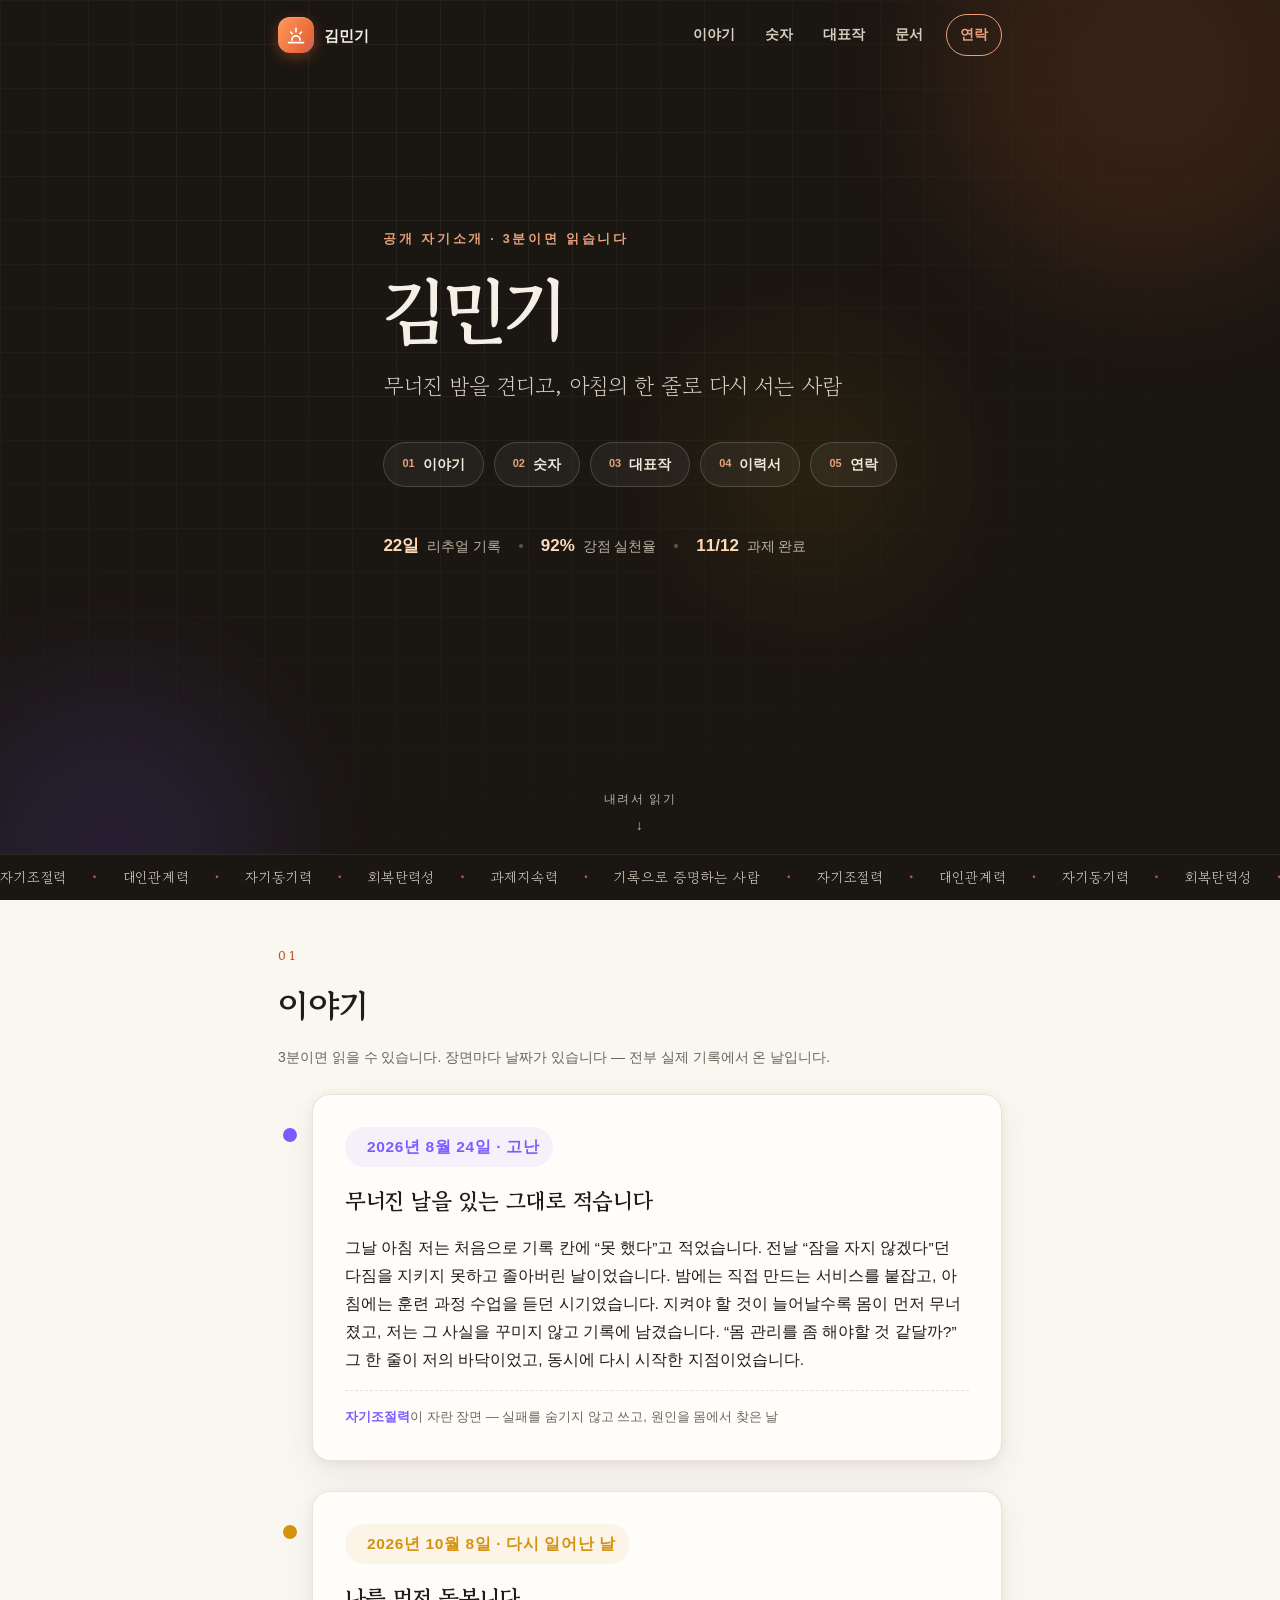
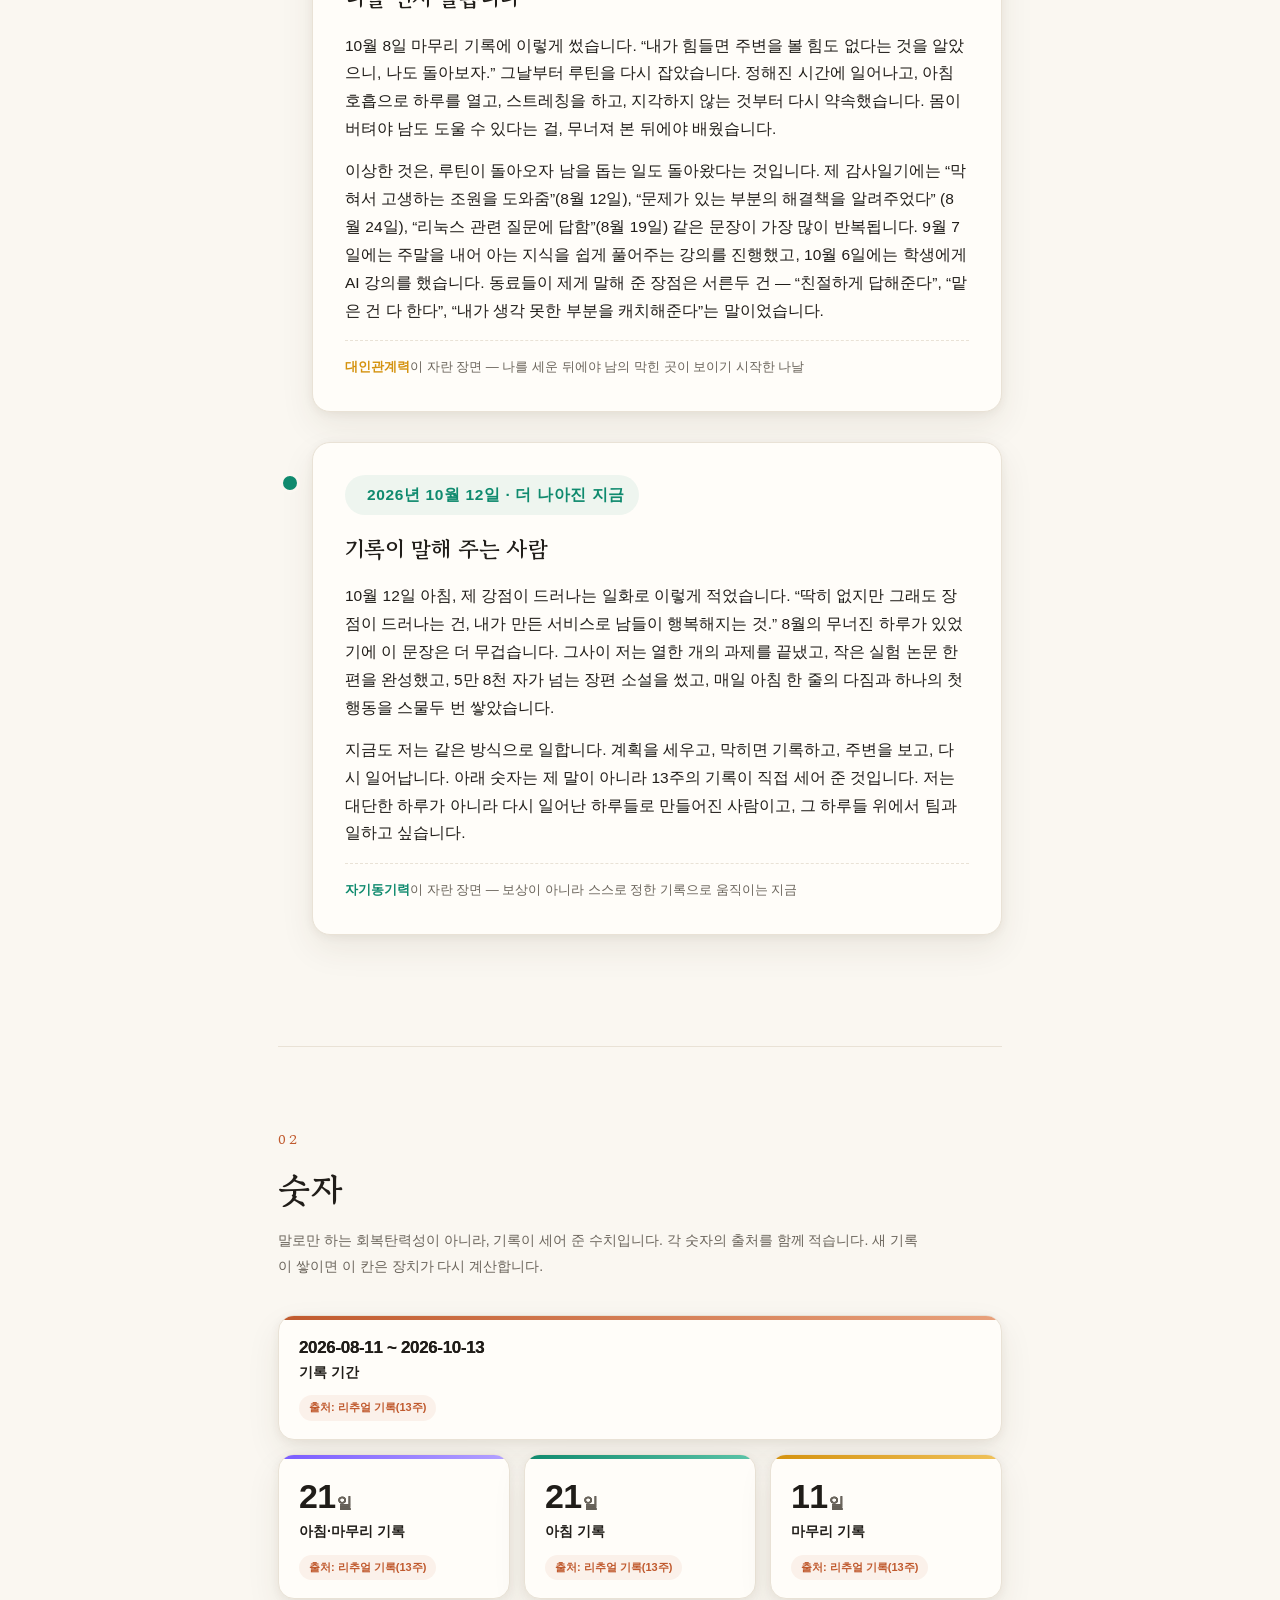
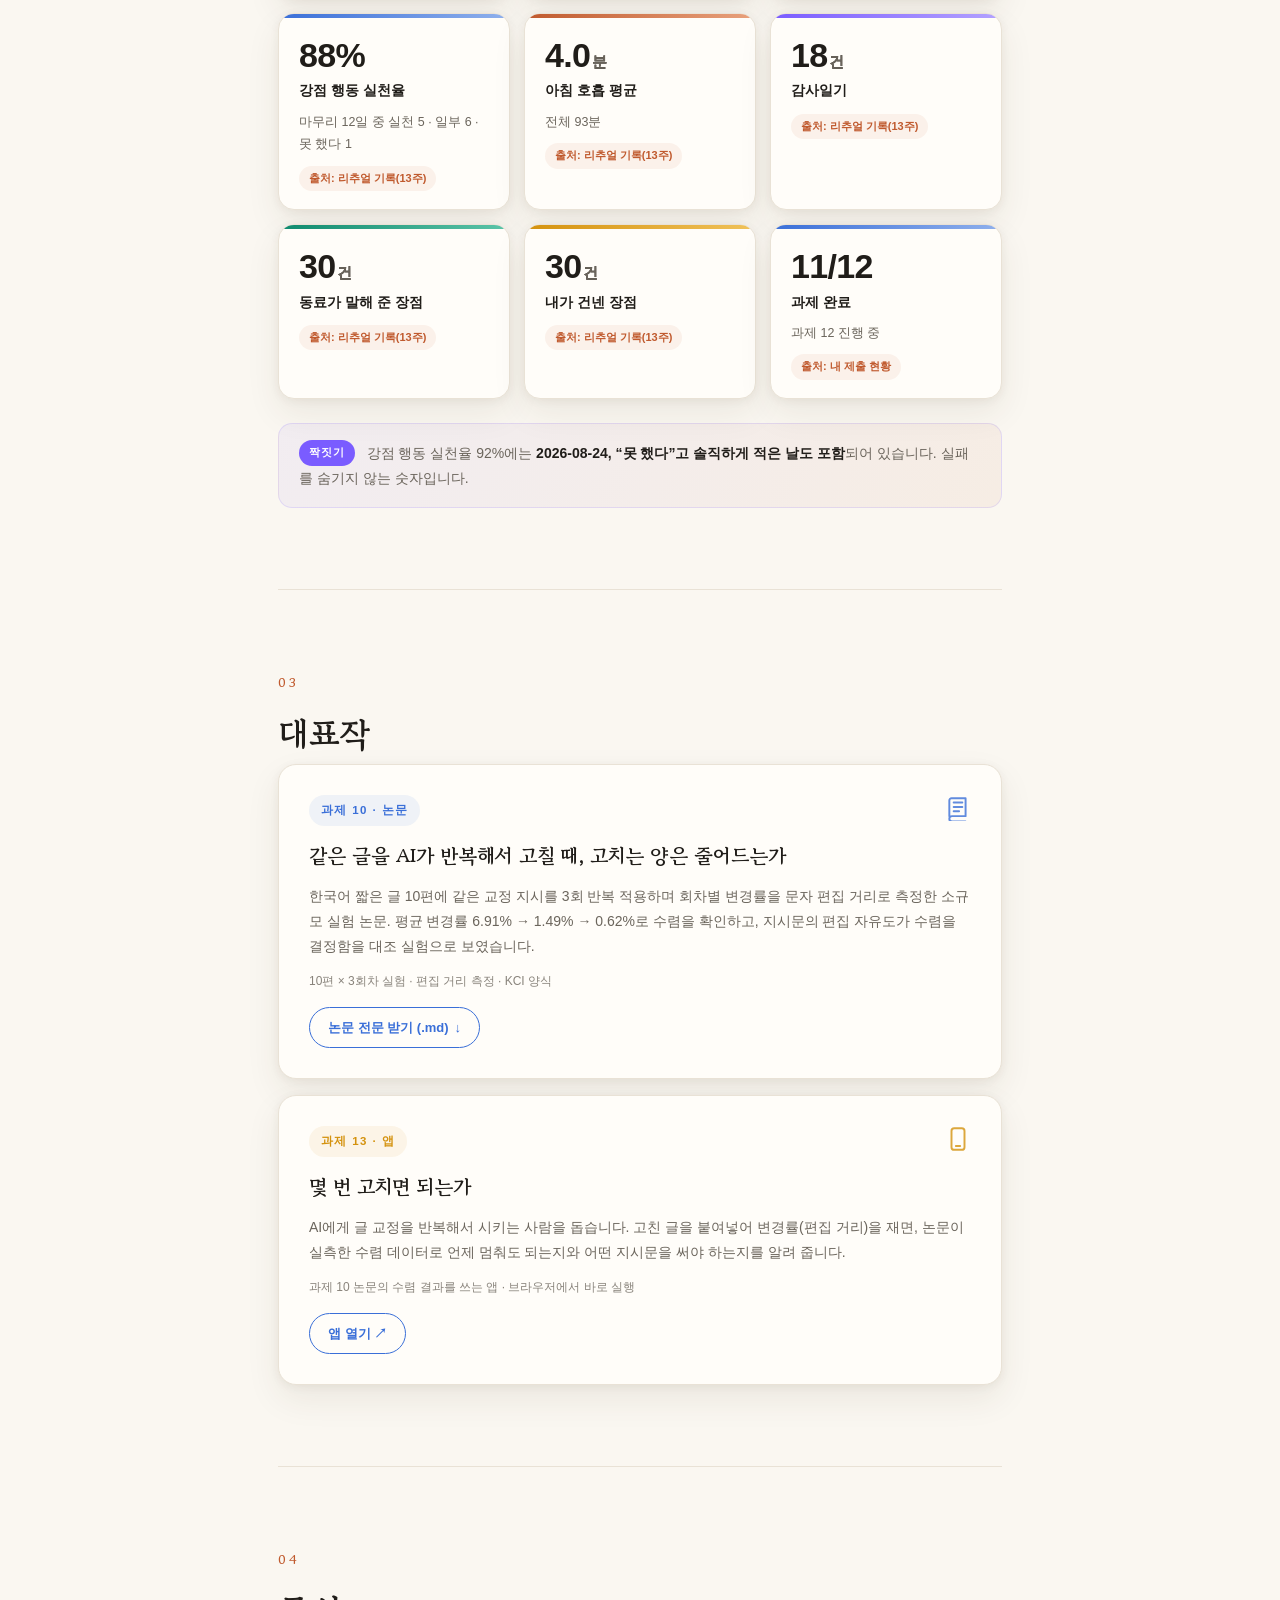
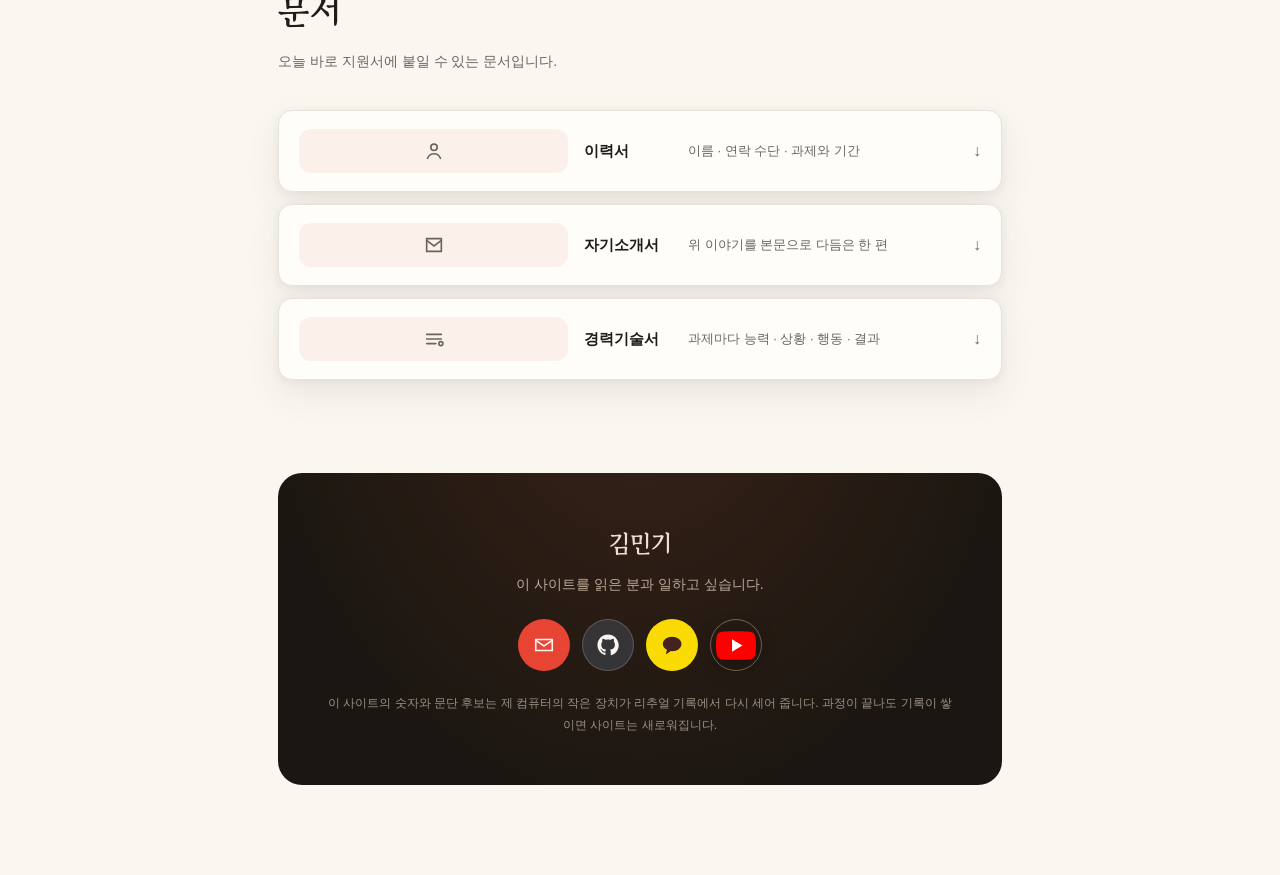
<file: docs/index.html>
﻿<!doctype html>
<html lang="ko">
<head>
<meta charset="utf-8">
<meta name="viewport" content="width=device-width, initial-scale=1">
<title>김민기 — 무너진 밤을 견디고, 아침의 한 줄로 다시 서는 사람</title>
<meta name="description" content="김민기. 13주의 기록, 고난에서 시작해 더 나아진 지금에 이르는 이야기.">
<link rel="icon" href="data:,">
<link rel="preconnect" href="https://fonts.googleapis.com">
<link rel="preconnect" href="https://fonts.gstatic.com" crossorigin>
<link href="https://fonts.googleapis.com/css2?family=Gowun+Batang:wght@400;700&family=Pretendard:wght@400;600;700;800&display=swap" rel="stylesheet">
<link rel="stylesheet" href="style.css">
</head>
<body>

<!-- 읽기 진행바 -->
<div class="progress" id="progress" aria-hidden="true"></div>

<!-- 상단 고정 내비 -->
<nav class="topbar" id="topbar">
  <div class="topbar-in">
    <a class="brand" href="#top" aria-label="맨 위로"><span class="brand-mk"><svg viewBox="0 0 24 24" width="20" height="20" fill="none" stroke="currentColor" stroke-width="2.1" stroke-linecap="round" stroke-linejoin="round" aria-hidden="true"><path d="M7 18a5 5 0 0 1 10 0"/><path d="M3 21h18"/><path d="M12 4v4"/><path d="m5.6 8.6 1.7 1.7"/><path d="m18.4 8.6-1.7 1.7"/></svg></span><span class="brand-t">김민기</span></a>
    <button class="burger" id="burger" aria-label="메뉴 열기"><span></span><span></span><span></span></button>
    <div class="nav-links" id="navlinks">
      <a href="#story" data-sec="story">이야기</a>
      <a href="#numbers" data-sec="numbers">숫자</a>
      <a href="#works" data-sec="works">대표작</a>
      <a href="#docs" data-sec="docs">문서</a>
      <a href="#contact" class="nav-cta" data-sec="contact">연락</a>
    </div>
  </div>
</nav>

<header class="hero" id="top">
  <div class="hero-bg" aria-hidden="true"><span class="orb o1"></span><span class="orb o2"></span><span class="orb o3"></span><span class="grid"></span></div>
  <div class="wrap hero-in">
    <p class="hero-tag">공개 자기소개 · 3분이면 읽습니다</p>
    <h1 class="hero-name">김민기</h1>
    <p class="hero-line">무너진 밤을 견디고, 아침의 한 줄로 다시 서는 사람</p>
    <nav class="hero-nav">
      <a href="#story"><i>01</i>이야기</a>
      <a href="#numbers"><i>02</i>숫자</a>
      <a href="#works"><i>03</i>대표작</a>
      <a href="#docs"><i>04</i>이력서</a>
      <a href="#contact"><i>05</i>연락</a>
    </nav>
    <div class="hero-meta">
      <span><b>22일</b> 리추얼 기록</span><i></i>
      <span><b>92%</b> 강점 실천율</span><i></i>
      <span><b>11/12</b> 과제 완료</span>
    </div>
  </div>
  <a class="hero-cue" href="#story" aria-label="이야기로 이동">내려서 읽기<span class="cue-arrow">↓</span></a>
  <!-- 키워드 마키 — 히어로 바닥에 고정 -->
  <div class="marquee" aria-hidden="true">
    <div class="marquee-track" id="mq">
      <span>자기조절력</span><i>·</i><span>대인관계력</span><i>·</i><span>자기동기력</span><i>·</i><span>회복탄력성</span><i>·</i><span>과제지속력</span><i>·</i><span>기록으로 증명하는 사람</span><i>·</i>
    </div>
  </div>
</header>

<main class="wrap">

  <!-- ══ 이야기: 이 사이트의 본편 ══ -->
  <section id="story" class="sec">
    <p class="sec-no">01</p>
    <h2 class="sec-t">이야기</h2>
    <p class="sec-sub">3분이면 읽을 수 있습니다. 장면마다 날짜가 있습니다 — 전부 실제 기록에서 온 날입니다.</p>

    <div class="timeline">
      <article class="scene s1 reveal">
        <p class="scene-date"><span class="dot"></span>2026년 8월 24일 · 고난</p>
        <h3 class="scene-t">무너진 날을 있는 그대로 적습니다</h3>
        <p>
          그날 아침 저는 처음으로 기록 칸에 “못 했다”고 적었습니다. 전날 “잠을 자지 않겠다”던
          다짐을 지키지 못하고 졸아버린 날이었습니다. 밤에는 직접 만드는 서비스를 붙잡고, 아침에는
          훈련 과정 수업을 듣던 시기였습니다. 지켜야 할 것이 늘어날수록 몸이 먼저 무너졌고,
          저는 그 사실을 꾸미지 않고 기록에 남겼습니다. “몸 관리를 좀 해야할 것 같달까?”
          그 한 줄이 저의 바닥이었고, 동시에 다시 시작한 지점이었습니다.
        </p>
        <p class="scene-cap"><em>자기조절력</em>이 자란 장면 — 실패를 숨기지 않고 쓰고, 원인을 몸에서 찾은 날</p>
      </article>

      <article class="scene s2 reveal">
        <p class="scene-date"><span class="dot"></span>2026년 10월 8일 · 다시 일어난 날</p>
        <h3 class="scene-t">나를 먼저 돌봅니다</h3>
        <p>
          10월 8일 마무리 기록에 이렇게 썼습니다. “내가 힘들면 주변을 볼 힘도 없다는 것을
          알았으니, 나도 돌아보자.” 그날부터 루틴을 다시 잡았습니다. 정해진 시간에 일어나고,
          아침 호흡으로 하루를 열고, 스트레칭을 하고, 지각하지 않는 것부터 다시 약속했습니다.
          몸이 버텨야 남도 도울 수 있다는 걸, 무너져 본 뒤에야 배웠습니다.
        </p>
        <p>
          이상한 것은, 루틴이 돌아오자 남을 돕는 일도 돌아왔다는 것입니다. 제 감사일기에는
          “막혀서 고생하는 조원을 도와줌”(8월 12일), “문제가 있는 부분의 해결책을 알려주었다”
          (8월 24일), “리눅스 관련 질문에 답함”(8월 19일) 같은 문장이 가장 많이 반복됩니다.
          9월 7일에는 주말을 내어 아는 지식을 쉽게 풀어주는 강의를 진행했고, 10월 6일에는
          학생에게 AI 강의를 했습니다. 동료들이 제게 말해 준 장점은 서른두 건 — “친절하게
          답해준다”, “맡은 건 다 한다”, “내가 생각 못한 부분을 캐치해준다”는 말이었습니다.
        </p>
        <p class="scene-cap"><em>대인관계력</em>이 자란 장면 — 나를 세운 뒤에야 남의 막힌 곳이 보이기 시작한 나날</p>
      </article>

      <article class="scene s3 reveal">
        <p class="scene-date"><span class="dot"></span>2026년 10월 12일 · 더 나아진 지금</p>
        <h3 class="scene-t">기록이 말해 주는 사람</h3>
        <p>
          10월 12일 아침, 제 강점이 드러나는 일화로 이렇게 적었습니다. “딱히 없지만 그래도
          장점이 드러나는 건, 내가 만든 서비스로 남들이 행복해지는 것.” 8월의 무너진 하루가
          있었기에 이 문장은 더 무겁습니다. 그사이 저는 열한 개의 과제를 끝냈고, 작은 실험
          논문 한 편을 완성했고, 5만 8천 자가 넘는 장편 소설을 썼고, 매일 아침 한 줄의 다짐과
          하나의 첫 행동을 스물두 번 쌓았습니다.
        </p>
        <p>
          지금도 저는 같은 방식으로 일합니다. 계획을 세우고, 막히면 기록하고, 주변을 보고,
          다시 일어납니다. 아래 숫자는 제 말이 아니라 13주의 기록이 직접 세어 준 것입니다.
          저는 대단한 하루가 아니라 다시 일어난 하루들로 만들어진 사람이고, 그 하루들 위에서
          팀과 일하고 싶습니다.
        </p>
        <p class="scene-cap"><em>자기동기력</em>이 자란 장면 — 보상이 아니라 스스로 정한 기록으로 움직이는 지금</p>
      </article>
    </div>
  </section>

  <!-- ══ 숫자 — 출처 있는 수치, 장치가 다시 세어 줌 ══ -->
  <section id="numbers" class="sec">
    <p class="sec-no">02</p>
    <h2 class="sec-t">숫자</h2>
    <p class="sec-sub">말로만 하는 회복탄력성이 아니라, 기록이 세어 준 수치입니다. 각 숫자의 출처를 함께 적습니다. 새 기록이 쌓이면 이 칸은 장치가 다시 계산합니다.</p>
    <div class="num-grid" id="num-grid"><noscript>숫자는 docs/data.json에서 읽어 옵니다.</noscript></div>
    <p class="num-note reveal">
      <span class="note-k">짝짓기</span>
      강점 행동 실천율 92%에는 <strong>2026-08-24, “못 했다”고 솔직하게 적은 날도 포함</strong>되어 있습니다.
      실패를 숨기지 않는 숫자입니다.
    </p>
  </section>

  <!-- ══ 대표작 ══ -->
  <section id="works" class="sec">
    <p class="sec-no">03</p>
    <h2 class="sec-t">대표작</h2>
    <div class="work-grid">
      <article class="work w1 reveal">
        <div class="work-head">
          <p class="work-tag">과제 10 · 논문</p>
          <span class="work-ico" aria-hidden="true"><svg viewBox="0 0 24 24" width="26" height="26" fill="none" stroke="currentColor" stroke-width="1.8" stroke-linecap="round" stroke-linejoin="round"><path d="M4 19.5V5a2 2 0 0 1 2-2h13v16.5H6.5A2.5 2.5 0 0 0 4 22a2.5 2.5 0 0 0 2.5 2.5H19"/><path d="M8 7h8M8 11h8M8 15h5"/></svg></span>
        </div>
        <h3 class="work-t">같은 글을 AI가 반복해서 고칠 때, 고치는 양은 줄어드는가</h3>
        <p class="work-d">한국어 짧은 글 10편에 같은 교정 지시를 3회 반복 적용하며 회차별 변경률을 문자 편집 거리로 측정한 소규모 실험 논문. 평균 변경률 6.91% → 1.49% → 0.62%로 수렴을 확인하고, 지시문의 편집 자유도가 수렴을 결정함을 대조 실험으로 보였습니다.</p>
        <p class="work-meta">10편 × 3회차 실험 · 편집 거리 측정 · KCI 양식</p>
        <a class="work-link" href="works/과제10_첫논문.md" download>논문 전문 받기 (.md)</a>
      </article>
      <article class="work w2 reveal">
        <div class="work-head">
          <p class="work-tag">과제 13 · 앱</p>
          <span class="work-ico" aria-hidden="true"><svg viewBox="0 0 24 24" width="26" height="26" fill="none" stroke="currentColor" stroke-width="1.8" stroke-linecap="round" stroke-linejoin="round"><rect x="6" y="2" width="12" height="20" rx="2.5"/><path d="M10 18.5h4"/></svg></span>
        </div>
        <h3 class="work-t">몇 번 고치면 되는가</h3>
        <p class="work-d">AI에게 글 교정을 반복해서 시키는 사람을 돕습니다. 고친 글을 붙여넣어 변경률(편집 거리)을 재면, 논문이 실측한 수렴 데이터로 언제 멈춰도 되는지와 어떤 지시문을 써야 하는지를 알려 줍니다.</p>
        <p class="work-meta">과제 10 논문의 수렴 결과를 쓰는 앱 · 브라우저에서 바로 실행</p>
        <a class="work-link ext" href="app/" target="_blank" rel="noopener">앱 열기 ↗</a>
      </article>
    </div>
  </section>

  <!-- ══ 문서 — 오늘 지원서에 붙일 수 있는 ══ -->
  <section id="docs" class="sec">
    <p class="sec-no">04</p>
    <h2 class="sec-t">문서</h2>
    <p class="sec-sub">오늘 바로 지원서에 붙일 수 있는 문서입니다.</p>
    <div class="doc-list">
      <a class="doc reveal" href="cv/이력서.md" download>
        <span class="doc-ico" aria-hidden="true"><svg viewBox="0 0 24 24" width="22" height="22" fill="none" stroke="currentColor" stroke-width="1.8" stroke-linecap="round"><circle cx="12" cy="8" r="3.5"/><path d="M5 20c1.2-3.2 3.9-5 7-5s5.8 1.8 7 5"/></svg></span>
        <b>이력서</b><span>이름 · 연락 수단 · 과제와 기간</span><i class="doc-go">↓</i>
      </a>
      <a class="doc reveal" href="cv/자기소개서.md" download>
        <span class="doc-ico" aria-hidden="true"><svg viewBox="0 0 24 24" width="22" height="22" fill="none" stroke="currentColor" stroke-width="1.8" stroke-linecap="round"><path d="M4 5h16v14H4z"/><path d="m4 7 8 6 8-6"/></svg></span>
        <b>자기소개서</b><span>위 이야기를 본문으로 다듬은 한 편</span><i class="doc-go">↓</i>
      </a>
      <a class="doc reveal" href="cv/경력기술서.md" download>
        <span class="doc-ico" aria-hidden="true"><svg viewBox="0 0 24 24" width="22" height="22" fill="none" stroke="currentColor" stroke-width="1.8" stroke-linecap="round"><path d="M4 7h16M4 12h16M4 17h10"/><circle cx="19.5" cy="17" r="2.2"/></svg></span>
        <b>경력기술서</b><span>과제마다 능력 · 상황 · 행동 · 결과</span><i class="doc-go">↓</i>
      </a>
    </div>
  </section>

  <footer id="contact" class="foot">
    <div class="foot-card reveal">
      <p class="foot-name">김민기</p>
      <p class="foot-line">이 사이트를 읽은 분과 일하고 싶습니다.</p>
      <div class="foot-ctas">
        <a class="foot-cta c-mail" href="mailto:sterran123@gmail.com" aria-label="이메일 sterran123@gmail.com" title="sterran123@gmail.com">
          <svg viewBox="0 0 24 24" width="22" height="22" fill="none" stroke="currentColor" stroke-width="1.8" aria-hidden="true"><path d="M3 6h18v12H3z"/><path d="m3 7 9 6 9-6"/></svg>
        </a>
        <a class="foot-cta c-gh" href="https://github.com/sterran123" target="_blank" rel="noopener" aria-label="GitHub github.com/sterran123" title="github.com/sterran123">
          <svg viewBox="0 0 24 24" width="22" height="22" fill="currentColor" aria-hidden="true"><path d="M12 .5C5.6.5.5 5.6.5 12c0 5.1 3.3 9.4 7.9 10.9.6.1.8-.2.8-.6v-2c-3.2.7-3.9-1.4-3.9-1.4-.5-1.3-1.3-1.7-1.3-1.7-1-.7.1-.7.1-.7 1.2.1 1.8 1.2 1.8 1.2 1 1.8 2.7 1.3 3.4 1 .1-.8.4-1.3.7-1.6-2.6-.3-5.3-1.3-5.3-5.7 0-1.3.5-2.3 1.2-3.1-.1-.3-.5-1.5.1-3.1 0 0 1-.3 3.2 1.2a11 11 0 0 1 5.8 0c2.2-1.5 3.2-1.2 3.2-1.2.6 1.6.2 2.8.1 3.1.8.8 1.2 1.8 1.2 3.1 0 4.4-2.7 5.4-5.3 5.7.4.4.8 1.1.8 2.2v3.2c0 .4.2.7.8.6 4.6-1.5 7.9-5.8 7.9-10.9C23.5 5.6 18.4.5 12 .5Z"/></svg>
        </a>
        <a class="foot-cta c-kk" href="https://open.kakao.com/o/s7Nj9C6h" target="_blank" rel="noopener" aria-label="카카오톡 오픈채팅" title="카카오톡 오픈채팅">
          <svg viewBox="0 0 24 24" width="22" height="22" fill="currentColor" aria-hidden="true"><path d="M12 3C6.5 3 2 6.5 2 10.8c0 2.7 1.8 5.1 4.5 6.4l-1.1 4.1c-.1.3.3.6.6.4l4.8-3.1c.5.1 1 .1 1.5.1 5.5 0 10-3.5 10-7.9S17.5 3 12 3Z"/></svg>
        </a>
        <a class="foot-cta c-yt" href="https://youtube.com/@밍이뮤직하우스" target="_blank" rel="noopener" aria-label="유튜브 @밍이뮤직하우스" title="youtube.com/@밍이뮤직하우스">
          <svg viewBox="0 0 28 20" width="40" height="29" aria-hidden="true"><path fill="#FF0000" d="M27.4 3.1a3.5 3.5 0 0 0-2.5-2.5C22.7 0 14 0 14 0S5.3 0 3.1.6A3.5 3.5 0 0 0 .6 3.1 36.3 36.3 0 0 0 0 10a36.3 36.3 0 0 0 .6 6.9 3.5 3.5 0 0 0 2.5 2.5C5.3 20 14 20 14 20s8.7 0 10.9-.6a3.5 3.5 0 0 0 2.5-2.5A36.3 36.3 0 0 0 28 10a36.3 36.3 0 0 0-.6-6.9Z"/><path fill="#fff" d="M11.2 14.4V5.6l7.3 4.4Z"/></svg>
        </a>
      </div>
      <p class="foot-note">이 사이트의 숫자와 문단 후보는 제 컴퓨터의 작은 장치가 리추얼 기록에서 다시 세어 줍니다. 과정이 끝나도 기록이 쌓이면 사이트는 새로워집니다.</p>
    </div>
  </footer>

</main>

<button class="totop" id="totop" aria-label="맨 위로">↑</button>

<script>
/* 숫자 카드 — data.json에서 읽어 그림 */
fetch('data.json').then(r => r.json()).then(d => {
  const grid = document.getElementById('num-grid');
  const tones = ['t1','t2','t3','t4','t5'];
  grid.innerHTML = d.stats.map((s, i) => `
    <div class="num ${tones[i % tones.length]}${s.span ? ' num-span' : ''} reveal">
      <p class="num-v"${/^\d+(\.\d+)?(%)?$/.test(String(s.value)) ? ` data-count="${s.value}"` : ''}>${s.value}${s.unit ? '<span class="num-u">' + s.unit + '</span>' : ''}</p>
      <p class="num-l">${s.label}</p>
      ${s.detail ? `<p class="num-d">${s.detail}</p>` : ''}
      <p class="num-s">출처: ${s.source}</p>
    </div>`).join('');
  observe();
});

/* 스크롤 리빌 + 숫자 카운트업 */
function observe() {
  const io = new IntersectionObserver(es => es.forEach(e => {
    if (!e.isIntersecting) return;
    e.target.classList.add('on');
    e.target.querySelectorAll('[data-count]').forEach(countUp);
    io.unobserve(e.target);
  }), { threshold: .12 });
  document.querySelectorAll('.reveal').forEach(el => io.observe(el));
}
function countUp(el) {
  if (el._done) return; el._done = true;
  const raw = el.dataset.count, isPct = raw.endsWith('%');
  const target = parseFloat(raw), unit = el.querySelector('.num-u');
  const txt = () => isPct ? Math.round(v) + '%' : (Number.isInteger(target) ? Math.round(v) : v.toFixed(1));
  let v = 0; const t0 = performance.now(), dur = 900;
  const step = t => { v = Math.min(target, target * (t - t0) / dur);
    el.firstChild.textContent = txt(); if (v < target) requestAnimationFrame(step); else el.firstChild.textContent = raw; };
  requestAnimationFrame(step);
}
observe();

/* ── 상단바: 스크롤 진행바 + 솔리드 전환 + 스크롤스파이 + 타임라인 진행 ── */
const topbar = document.getElementById('topbar');
const progress = document.getElementById('progress');
const totop = document.getElementById('totop');
const hero = document.querySelector('.hero');
const tl = document.querySelector('.timeline');
function onScroll() {
  const y = scrollY;
  topbar.classList.toggle('solid', y > 40);
  totop.classList.toggle('show', y > 600);
  const h = document.documentElement.scrollHeight - innerHeight;
  progress.style.transform = `scaleX(${h ? y / h : 0})`;
  // 타임라인 선 그려지기
  if (tl) {
    const r = tl.getBoundingClientRect();
    const p = Math.min(1, Math.max(0, (innerHeight * .8 - r.top) / r.height));
    tl.style.setProperty('--tl', p);
  }
}
addEventListener('scroll', onScroll, { passive: true });
onScroll();

/* 스크롤스파이 — 보이는 섹션의 내비 링크 강조 */
const spy = new IntersectionObserver(es => es.forEach(e => {
  const link = document.querySelector(`.nav-links a[data-sec="${e.target.id}"]`);
  if (link) link.classList.toggle('active', e.isIntersecting);
}), { rootMargin: '-40% 0px -55%' });
document.querySelectorAll('section.sec, footer.foot').forEach(s => spy.observe(s));

/* 햄버거 메뉴 */
const burger = document.getElementById('burger'), navlinks = document.getElementById('navlinks');
burger.addEventListener('click', () => navlinks.classList.toggle('open'));
navlinks.addEventListener('click', e => { if (e.target.tagName === 'A') navlinks.classList.remove('open'); });
totop.addEventListener('click', () => scrollTo({ top: 0, behavior: 'smooth' }));

/* 마키 트랙 — 화면 폭 이상으로 채운 뒤 두 배 → 빈틈 없이 이어지는 루프 */
const mq = document.getElementById('mq');
const mqUnit = mq.innerHTML;
while (mq.scrollWidth < innerWidth) mq.innerHTML += mqUnit;
mq.innerHTML += mq.innerHTML;

/* 히어로 오브 마우스 패럴랙스 */
if (matchMedia('(pointer:fine)').matches) {
  addEventListener('mousemove', e => {
    if (scrollY > innerHeight) return;
    const x = (e.clientX / innerWidth - .5), y2 = (e.clientY / innerHeight - .5);
    document.querySelectorAll('.orb').forEach((o, i) => {
      const f = [18, 30, 12][i] || 15;
      o.style.translate = `${x * f}px ${y2 * f}px`;
    });
  });
}
</script>
</body>
</html>
</file>
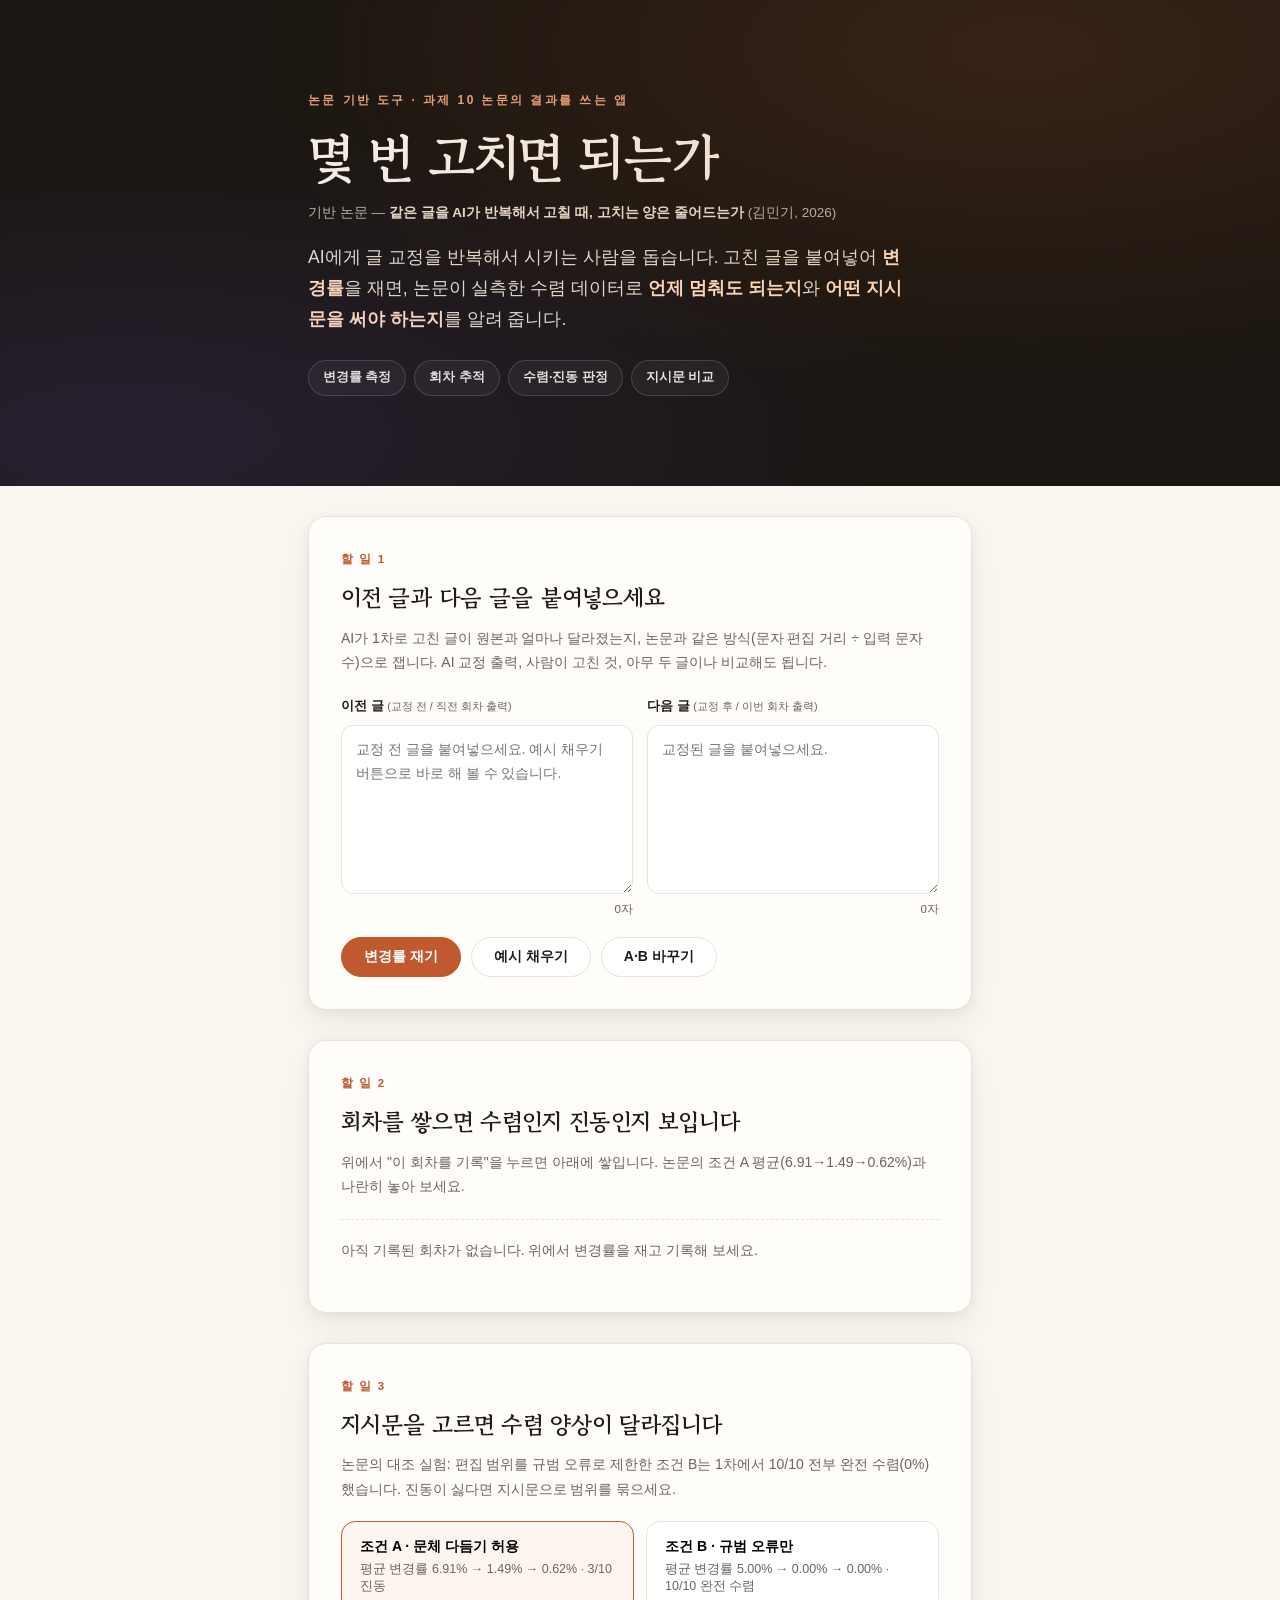
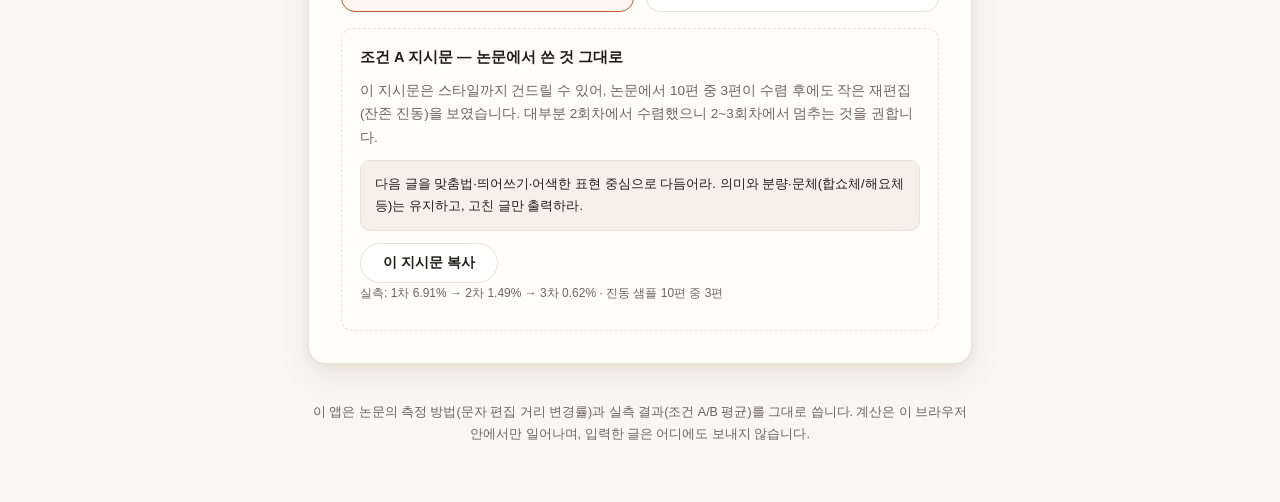
<file: docs/app/index.html>
<!doctype html>
<html lang="ko">
<head>
<meta charset="utf-8">
<meta name="viewport" content="width=device-width, initial-scale=1">
<title>몇 번 고치면 되는가 — AI 교정 수렴 도우미</title>
<meta name="description" content="AI 교정을 반복해서 쓰는 사람에게, 변경률 측정으로 '언제 멈춰도 되는지'를 알려 주는 앱. 논문 '같은 글을 AI가 반복해서 고칠 때, 고치는 양은 줄어드는가'의 실측을 반영.">
<link rel="icon" href="data:,">
<link href="https://fonts.googleapis.com/css2?family=Gowun+Batang:wght@400;700&family=Pretendard:wght@400;600;700;800&display=swap" rel="stylesheet">
<link rel="stylesheet" href="app.css">
</head>
<body>

<header class="hero">
  <div class="wrap">
    <p class="hero-tag">논문 기반 도구 · 과제 10 논문의 결과를 쓰는 앱</p>
    <h1 class="hero-title">몇 번 고치면 되는가</h1>
    <p class="hero-paper">기반 논문 — <em>같은 글을 AI가 반복해서 고칠 때, 고치는 양은 줄어드는가</em> (김민기, 2026)</p>
    <p class="hero-line">
      AI에게 글 교정을 반복해서 시키는 사람을 돕습니다.
      고친 글을 붙여넣어 <strong>변경률</strong>을 재면, 논문이 실측한 수렴 데이터로
      <strong>언제 멈춰도 되는지</strong>와 <strong>어떤 지시문을 써야 하는지</strong>를 알려 줍니다.
    </p>
    <div class="hero-chips">
      <span>변경률 측정</span><span>회차 추적</span><span>수렴·진동 판정</span><span>지시문 비교</span>
    </div>
  </div>
</header>

<main class="wrap">

  <!-- ① 변경률 측정 -->
  <section class="panel" id="measure">
    <div class="panel-head">
      <p class="step">할 일 1</p>
      <h2>이전 글과 다음 글을 붙여넣으세요</h2>
      <p class="sub">AI가 1차로 고친 글이 원본과 얼마나 달라졌는지, 논문과 같은 방식(문자 편집 거리 ÷ 입력 문자 수)으로 잽니다. AI 교정 출력, 사람이 고친 것, 아무 두 글이나 비교해도 됩니다.</p>
    </div>
    <div class="io-grid">
      <label class="io">
        <span class="io-label">이전 글 <small>(교정 전 / 직전 회차 출력)</small></span>
        <textarea id="ta-a" rows="6" placeholder="교정 전 글을 붙여넣으세요. 예시 채우기 버튼으로 바로 해 볼 수 있습니다." spellcheck="false"></textarea>
        <span class="io-count" id="cnt-a">0자</span>
      </label>
      <label class="io">
        <span class="io-label">다음 글 <small>(교정 후 / 이번 회차 출력)</small></span>
        <textarea id="ta-b" rows="6" placeholder="교정된 글을 붙여넣으세요." spellcheck="false"></textarea>
        <span class="io-count" id="cnt-b">0자</span>
      </label>
    </div>
    <div class="btn-row">
      <button class="btn primary" id="btn-measure">변경률 재기</button>
      <button class="btn" id="btn-sample">예시 채우기</button>
      <button class="btn" id="btn-swap">A·B 바꾸기</button>
    </div>
    <p class="round-hint" id="round-hint" hidden>기록됐습니다 — <b>이전 글</b>에 이번 교정본이 들어갔어요. 다음 회차는 AI 출력을 <b>다음 글</b>에 붙여넣거나 '예시 채우기'를 누르세요.</p>
    <div class="verdict" id="verdict" hidden>
      <div class="v-main">
        <p class="v-rate"><span id="v-rate">0</span><small>%</small></p>
        <div class="v-info">
          <p class="v-title" id="v-title"></p>
          <p class="v-desc" id="v-desc"></p>
          <p class="v-paper" id="v-paper"></p>
        </div>
      </div>
      <button class="btn primary" id="btn-record">이 회차를 기록 →</button>
    </div>
  </section>

  <!-- ② 회차 추적 -->
  <section class="panel" id="rounds">
    <div class="panel-head">
      <p class="step">할 일 2</p>
      <h2>회차를 쌓으면 수렴인지 진동인지 보입니다</h2>
      <p class="sub">위에서 "이 회차를 기록"을 누르면 아래에 쌓입니다. 논문의 조건 A 평균(6.91→1.49→0.62%)과 나란히 놓아 보세요.</p>
    </div>
    <div class="rounds-empty" id="rounds-empty">아직 기록된 회차가 없습니다. 위에서 변경률을 재고 기록해 보세요.</div>
    <div class="chart" id="chart" hidden>
      <div class="chart-row head"><span>회차</span><span>내 변경률</span><span>논문 평균</span></div>
      <div id="chart-rows"></div>
    </div>
    <div class="round-status" id="round-status" hidden></div>
    <div class="btn-row" id="round-btns" hidden>
      <button class="btn" id="btn-next">다음 회차 측정 준비</button>
      <button class="btn ghost" id="btn-clear">기록 지우기</button>
    </div>
  </section>

  <!-- ③ 지시문 비교 -->
  <section class="panel" id="prompts">
    <div class="panel-head">
      <p class="step">할 일 3</p>
      <h2>지시문을 고르면 수렴 양상이 달라집니다</h2>
      <p class="sub">논문의 대조 실험: 편집 범위를 규범 오류로 제한한 조건 B는 1차에서 10/10 전부 완전 수렴(0%)했습니다. 진동이 싫다면 지시문으로 범위를 묶으세요.</p>
    </div>
    <div class="cond-grid">
      <button class="cond active" data-cond="a">
        <b>조건 A · 문체 다듬기 허용</b>
        <span>평균 변경률 6.91% → 1.49% → 0.62% · 3/10 진동</span>
      </button>
      <button class="cond" data-cond="b">
        <b>조건 B · 규범 오류만</b>
        <span>평균 변경률 5.00% → 0.00% → 0.00% · 10/10 완전 수렴</span>
      </button>
    </div>
    <div class="cond-detail" id="cond-detail"></div>
  </section>

  <footer class="foot">
    <p>이 앱은 논문의 측정 방법(문자 편집 거리 변경률)과 실측 결과(조건 A/B 평균)를 그대로 씁니다. 계산은 이 브라우저 안에서만 일어나며, 입력한 글은 어디에도 보내지 않습니다.</p>
  </footer>
</main>

<script src="app.js"></script>
</body>
</html>
</file>
<file: docs/style.css>
/* 김민기 소개 사이트 — 다채로운 단일 페이지 */
* { margin: 0; padding: 0; box-sizing: border-box; }
:root {
  --ink: #201d19; --ink-2: #6b655c; --line: #e9e2d6;
  --bg: #faf7f1; --card: #fffdf9;
  --c1: #c05a2e;            /* 주황 — 액센트 */
  --c2: #7a5cff;            /* 보라 */
  --c3: #0f8a6e;            /* 초록 */
  --c4: #d4920e;            /* 황금 */
  --c5: #3a6fd8;            /* 파랑 */
  --dark: #1a1611; --dark-2: #252019;
  --radius: 18px;
  --shadow: 0 2px 10px rgba(60,45,20,.06), 0 14px 34px rgba(60,45,20,.08);
  --serif: 'Gowun Batang', 'Pretendard', serif;
  --sans: 'Pretendard', 'Apple SD Gothic Neo', 'Malgun Gothic', sans-serif;
}
html { scroll-behavior: smooth; scroll-padding-top: 20px; }
body { font-family: var(--sans); background: var(--bg); color: var(--ink); line-height: 1.8; overflow-x: hidden; }
::selection { background: #ffd9c0; }
.wrap { max-width: 780px; margin: 0 auto; padding: 0 clamp(18px, 4vw, 28px); }

/* ══ 읽기 진행바 + 상단 내비 ══ */
.progress {
  position: fixed; top: 0; left: 0; right: 0; height: 3px; z-index: 90;
  background: linear-gradient(90deg, var(--c2), var(--c1), var(--c4), var(--c3));
  transform: scaleX(0); transform-origin: left;
}
.topbar {
  position: fixed; top: 0; left: 0; right: 0; z-index: 80;
  padding: 14px 0; transition: background .3s, box-shadow .3s, padding .3s;
}
.topbar.solid {
  background: #faf7f1e6; backdrop-filter: blur(14px);
  box-shadow: 0 1px 0 var(--line), 0 10px 30px rgba(60,45,20,.08);
  padding: 10px 0;
}
.topbar-in {
  max-width: 780px; margin: 0 auto; padding: 0 clamp(18px, 4vw, 28px);
  display: flex; align-items: center; justify-content: space-between; gap: 12px;
}
.brand { display: inline-flex; align-items: center; gap: 10px; text-decoration: none; }
.brand-mk {
  width: 36px; height: 36px; border-radius: 12px; display: grid; place-items: center;
  color: #fff;
  /* 끝 색이 처음 색과 같아야 끊김 없이 순환 */
  background: linear-gradient(120deg, #ff9a5c, #e8683a, #7a5cff, #d4920e, #ff9a5c);
  background-size: 300% 300%;
  animation: hueflow 9s ease-in-out infinite;
  box-shadow: 0 4px 14px rgba(192,90,46,.45), inset 0 1px 0 #ffffff38;
  transition: transform .25s, box-shadow .25s;
}
@keyframes hueflow {
  0%, 100% { background-position: 0% 40%; }
  50% { background-position: 100% 60%; }
}
.brand:hover .brand-mk { transform: rotate(-6deg) scale(1.07); box-shadow: 0 6px 18px rgba(122,92,255,.4), inset 0 1px 0 #ffffff38; }
.brand-mk svg { display: block; }
.brand-t { font-weight: 800; font-size: 15px; color: #f5efe5; transition: color .3s; }
.topbar.solid .brand-t { color: var(--ink); }
.nav-links { display: flex; align-items: center; gap: 4px; }
.nav-links a {
  position: relative; text-decoration: none; font-size: 13.5px; font-weight: 600;
  color: #d8cec0; padding: 8px 13px; border-radius: 99px; transition: color .25s, background .25s;
}
.nav-links a::after {
  content: ''; position: absolute; left: 13px; right: 13px; bottom: 4px; height: 2px;
  border-radius: 2px; background: var(--c1); transform: scaleX(0); transform-origin: left;
  transition: transform .25s;
}
.nav-links a:hover { color: #fff; }
.nav-links a.active { color: #fff; }
.nav-links a.active::after { transform: scaleX(1); }
.topbar.solid .nav-links a { color: var(--ink-2); }
.topbar.solid .nav-links a:hover, .topbar.solid .nav-links a.active { color: var(--ink); }
.nav-cta {
  border: 1.5px solid #e8a17c; color: #e8a17c !important; margin-left: 6px;
}
.nav-cta::after { display: none; }
.nav-cta:hover { background: #e8a17c; color: #1a1611 !important; }
.topbar.solid .nav-cta { color: var(--c1) !important; border-color: var(--c1); }
.topbar.solid .nav-cta:hover { background: var(--c1); color: #fff !important; }
.burger {
  display: none; flex-direction: column; gap: 5px; background: none; border: 0;
  cursor: pointer; padding: 8px;
}
.burger span { width: 22px; height: 2px; background: #f5efe5; border-radius: 2px; transition: .25s; }
.topbar.solid .burger span { background: var(--ink); }

/* ══ 히어로 ══ */
.hero {
  position: relative; overflow: hidden;
  background: var(--dark); color: #f5efe5;
  /* 히어로가 딱 첫 화면을 채우고, 마키는 바닥에 고정 — 아무것도 잘리지 않음 */
  min-height: 100svh;
  display: flex; flex-direction: column; justify-content: center;
  padding: clamp(56px,9vh,96px) 0;
}
.hero-bg { position: absolute; inset: 0; pointer-events: none; }
.orb { position: absolute; border-radius: 50%; filter: blur(70px); opacity: .5; }
.o1 { width: 420px; height: 420px; background: #c05a2e55; top: -140px; right: -80px; animation: drift 14s ease-in-out infinite alternate; }
.o2 { width: 340px; height: 340px; background: #7a5cff44; bottom: -120px; left: -60px; animation: drift 18s ease-in-out infinite alternate-reverse; }
.o3 { width: 220px; height: 220px; background: #d4920e33; top: 40%; left: 55%; animation: drift 20s ease-in-out infinite alternate; }
.grid {
  position: absolute; inset: 0; opacity: .06;
  background-image: linear-gradient(#f5efe5 1px, transparent 1px), linear-gradient(90deg, #f5efe5 1px, transparent 1px);
  background-size: 44px 44px;
  mask-image: radial-gradient(ellipse at 30% 20%, #000, transparent 70%);
}
@keyframes drift { to { transform: translate(30px, 24px) scale(1.06); } }

.hero-in { position: relative; }
/* 입장 애니메이션 — 순차적으로 떠오름 */
.hero-in > * { opacity: 0; animation: rise .8s cubic-bezier(.2,.7,.3,1) forwards; }
.hero-in > *:nth-child(1) { animation-delay: .1s; }
.hero-in > *:nth-child(2) { animation-delay: .22s; }
.hero-in > *:nth-child(3) { animation-delay: .38s; }
.hero-in > *:nth-child(4) { animation-delay: .55s; }
.hero-in > *:nth-child(5) { animation-delay: .7s; }
@keyframes rise { from { opacity: 0; transform: translateY(26px); } to { opacity: 1; transform: none; } }

.hero-tag {
  font-size: 12.5px; letter-spacing: .22em; font-weight: 700; color: #e8a17c;
  text-transform: uppercase; margin-bottom: 18px;
}
.hero-name {
  font-family: var(--serif); font-size: clamp(44px, 9vw, 72px); font-weight: 700;
  letter-spacing: -.03em; line-height: 1.1;
}
.hero-line {
  font-family: var(--serif); font-size: clamp(17px, 3vw, 22px); color: #d8cec0;
  margin: 18px 0 36px; max-width: 30em;
}
.hero-nav { display: flex; gap: 10px; flex-wrap: wrap; }
.hero-nav a {
  display: inline-flex; align-items: center; gap: 8px;
  text-decoration: none; color: #efe7da; font-size: 14px; font-weight: 600;
  border: 1px solid #ffffff2a; background: #ffffff0d; backdrop-filter: blur(6px);
  border-radius: 99px; padding: 9px 18px;
  transition: background .2s, border-color .2s, transform .2s;
}
.hero-nav a i { font-style: normal; font-size: 11px; color: #e8a17c; font-weight: 700; }
.hero-nav a:hover { background: #ffffff1c; border-color: #e8a17c88; transform: translateY(-2px); }
.hero-meta {
  display: flex; align-items: center; gap: 18px; flex-wrap: wrap;
  margin-top: 44px; font-size: 13.5px; color: #bdb2a3;
}
.hero-meta b { color: #ffd9b8; font-size: 17px; font-weight: 800; margin-right: 4px; }
.hero-meta i { width: 4px; height: 4px; border-radius: 50%; background: #ffffff44; }
/* 지표 스트립·스크롤 큐·마키의 자리를 나눔 */
.hero-in { padding-bottom: 110px; }
.hero-cue {
  position: absolute; left: 50%; bottom: 62px; transform: translateX(-50%);
  font-size: 11.5px; letter-spacing: .14em; color: #bdb2a3; text-decoration: none;
  display: flex; flex-direction: column; align-items: center; gap: 3px;
}
.cue-arrow { animation: bob 1.6s ease-in-out infinite; display: block; font-size: 14px; }
@keyframes bob { 50% { transform: translateY(5px); } }

/* ══ 키워드 마키 ══ */
.marquee {
  position: absolute; left: 0; right: 0; bottom: 0;
  overflow: hidden; background: var(--dark); border-top: 1px solid #ffffff14;
  height: 46px; display: flex; align-items: center;
}
.marquee-track {
  display: inline-flex; align-items: center; gap: 26px; white-space: nowrap;
  animation: mq 26s linear infinite; will-change: transform;
}
.marquee-track span {
  font-family: var(--serif); font-size: 14px; color: #d8cec0; letter-spacing: .06em;
}
.marquee-track i { color: var(--c1); font-style: normal; font-weight: 700; }
.marquee:hover .marquee-track { animation-play-state: paused; }
@keyframes mq { to { transform: translateX(-50%); } }

/* ══ 섹션 공통 ══ */
.sec { padding: clamp(52px, 9vh, 84px) 0; position: relative; }
.sec + .sec { border-top: 1px solid var(--line); }
/* 히어로(마키) 바로 아래 — 첫 장면이 이어지게 위 여백을 좁힘 */
#story { padding-top: clamp(28px, 5vh, 44px); }
#story .sec-sub { margin-bottom: 24px; }
.sec-no {
  font-family: var(--serif); font-size: 13px; font-weight: 700; color: var(--c1);
  letter-spacing: .2em; margin-bottom: 8px;
}
.sec-t { font-family: var(--serif); font-size: clamp(26px, 4.5vw, 34px); font-weight: 700; letter-spacing: -.01em; }
.sec-sub { font-size: 14px; color: var(--ink-2); margin: 8px 0 36px; max-width: 46em; }

/* ══ 이야기 — 타임라인 ══ */
.timeline { position: relative; padding-left: clamp(20px, 4vw, 34px); }
.timeline::before {
  content: ''; position: absolute; left: 7px; top: 8px; width: 2px;
  height: calc((100% - 16px) * var(--tl, 0));
  background: linear-gradient(var(--c2) 0%, var(--c4) 50%, var(--c3) 100%);
  border-radius: 2px; transition: height .15s linear;
}
.timeline { --tl: 0; }
.scene {
  position: relative; background: var(--card); border: 1px solid var(--line);
  border-radius: var(--radius); padding: clamp(20px, 4vw, 32px);
  margin-bottom: clamp(20px, 4vw, 30px); box-shadow: var(--shadow);
}
.scene::before {
  content: ''; position: absolute; left: calc(clamp(20px,4vw,34px) * -1 + 1px); top: 30px;
  width: 14px; height: 14px; border-radius: 50%;
  border: 3px solid var(--bg);
}
.s1::before { background: var(--c2); }
.s2::before { background: var(--c4); }
.s3::before { background: var(--c3); }
.scene-date {
  display: inline-flex; align-items: center; gap: 8px;
  font-size: 12.5px; font-weight: 700; letter-spacing: .04em;
  padding: 6px 14px; border-radius: 99px; margin-bottom: 14px;
}
.s1 .scene-date { color: var(--c2); background: #7a5cff14; }
.s2 .scene-date { color: var(--c4); background: #d4920e14; }
.s3 .scene-date { color: var(--c3); background: #0f8a6e12; }
.scene-t { font-family: var(--serif); font-size: clamp(18px, 3.2vw, 22px); margin-bottom: 14px; }
.scene p { margin-bottom: 14px; font-size: 15.5px; }
.scene p:last-of-type { margin-bottom: 0; }
.scene-cap {
  margin-top: 16px; padding-top: 14px; border-top: 1px dashed var(--line);
  font-size: 13px !important; color: var(--ink-2);
}
.scene-cap em { font-style: normal; font-weight: 800; }
.s1 .scene-cap em { color: var(--c2); }
.s2 .scene-cap em { color: var(--c4); }
.s3 .scene-cap em { color: var(--c3); }

/* ══ 숫자 ══ */
.num-grid { display: grid; grid-template-columns: repeat(3, 1fr); gap: 14px; }
.num {
  position: relative; background: var(--card); border: 1px solid var(--line);
  border-radius: 16px; padding: 22px 20px 18px; box-shadow: var(--shadow);
  overflow: hidden; transition: transform .25s, box-shadow .25s;
}
.num::before { content: ''; position: absolute; top: 0; left: 0; right: 0; height: 4px; }
.num:hover { transform: translateY(-4px); box-shadow: 0 6px 16px rgba(60,45,20,.08), 0 20px 40px rgba(60,45,20,.12); }
.num.t1::before { background: linear-gradient(90deg, var(--c1), #e8a17c); }
.num.t2::before { background: linear-gradient(90deg, var(--c2), #b3a2ff); }
.num.t3::before { background: linear-gradient(90deg, var(--c3), #5bc4a8); }
.num.t4::before { background: linear-gradient(90deg, var(--c4), #f0c25a); }
.num.t5::before { background: linear-gradient(90deg, var(--c5), #8fb0ec); }
.num-span { grid-column: 1 / -1; }
.num-v {
  font-size: clamp(28px, 5vw, 34px); font-weight: 800; letter-spacing: -.02em; line-height: 1.15;
  background: linear-gradient(120deg, var(--ink) 60%, var(--c1));
  -webkit-background-clip: text; background-clip: text; -webkit-text-fill-color: transparent;
}
.num.t2 .num-v { background: linear-gradient(120deg, var(--ink) 60%, var(--c2)); -webkit-background-clip: text; background-clip: text; }
.num.t3 .num-v { background: linear-gradient(120deg, var(--ink) 60%, var(--c3)); -webkit-background-clip: text; background-clip: text; }
.num.t4 .num-v { background: linear-gradient(120deg, var(--ink) 60%, var(--c4)); -webkit-background-clip: text; background-clip: text; }
.num.t5 .num-v { background: linear-gradient(120deg, var(--ink) 60%, var(--c5)); -webkit-background-clip: text; background-clip: text; }
.num-span .num-v { font-size: 17px; -webkit-text-fill-color: var(--ink); }
.num-u { font-size: 15px; font-weight: 700; color: var(--ink-2); margin-left: 2px; -webkit-text-fill-color: var(--ink-2); }
.num-l { font-size: 14px; font-weight: 700; margin-top: 3px; }
.num-d { font-size: 12.5px; color: var(--ink-2); margin-top: 7px; }
.num-s {
  display: inline-block; font-size: 11px; font-weight: 700; color: var(--c1);
  background: #c05a2e12; border-radius: 99px; padding: 3px 10px; margin-top: 10px;
}
.num-note {
  margin-top: 24px; font-size: 14px; color: var(--ink-2);
  background: linear-gradient(120deg, #7a5cff10, #c05a2e10);
  border: 1px solid #7a5cff26; border-radius: 14px; padding: 16px 20px;
}
.note-k {
  display: inline-block; font-size: 11px; font-weight: 800; letter-spacing: .08em;
  color: #fff; background: var(--c2); border-radius: 99px; padding: 3px 10px; margin-right: 8px;
  vertical-align: 2px;
}
.num-note strong { color: var(--ink); }

/* ══ 대표작 ══ */
.work-grid { display: grid; gap: 16px; }
.work {
  background: var(--card); border: 1px solid var(--line); border-radius: var(--radius);
  padding: clamp(22px, 4vw, 30px); box-shadow: var(--shadow);
  transition: transform .25s, border-color .25s;
}
.work:hover { transform: translateY(-3px); border-color: var(--c1); }
.work-empty { opacity: .75; border: 1.5px dashed var(--line); box-shadow: none; }
.work-empty:hover { border-color: var(--c4); }
.work-head { display: flex; justify-content: space-between; align-items: flex-start; }
.work-tag {
  font-size: 11.5px; font-weight: 800; letter-spacing: .12em;
  padding: 5px 12px; border-radius: 99px; margin-bottom: 12px;
}
.w1 .work-tag { color: var(--c5); background: #3a6fd814; }
.w2 .work-tag { color: var(--c4); background: #d4920e14; }
.work-ico { color: var(--ink-2); opacity: .7; }
.w1 .work-ico { color: var(--c5); opacity: .8; }
.w2 .work-ico { color: var(--c4); opacity: .8; }
.work-t { font-family: var(--serif); font-size: clamp(17px, 3vw, 20px); margin-bottom: 10px; }
.work-d { font-size: 14px; color: var(--ink-2); margin-bottom: 12px; }
.work-meta { font-size: 12px; color: var(--ink-2); opacity: .8; margin-bottom: 14px; }
.work-link {
  font-size: 13px; font-weight: 700; color: var(--c5); text-decoration: none;
  border: 1.5px solid var(--c5); border-radius: 99px; padding: 8px 18px;
  display: inline-flex; align-items: center; gap: 6px;
  transition: background .2s, color .2s;
}
.work-link:not(.ext)::after { content: '↓'; }
.work-link:hover { background: var(--c5); color: #fff; }

/* ══ 문서 ══ */
.doc-list { display: grid; gap: 12px; }
.doc {
  display: flex; align-items: center; gap: 16px;
  text-decoration: none; color: var(--ink);
  background: var(--card); border: 1px solid var(--line); border-radius: 14px;
  padding: 18px 20px; box-shadow: var(--shadow);
  transition: transform .2s, border-color .2s;
}
.doc:hover { transform: translateX(6px); border-color: var(--c1); }
.doc-ico {
  flex: none; width: 44px; height: 44px; border-radius: 12px;
  display: grid; place-items: center; color: var(--c1); background: #c05a2e12;
}
.doc b { font-size: 15px; white-space: nowrap; min-width: 88px; }
.doc span { font-size: 13px; color: var(--ink-2); flex: 1; }
.doc-go { font-style: normal; color: var(--ink-2); transition: transform .2s, color .2s; }
.doc:hover .doc-go { transform: translateY(3px); color: var(--c1); }

/* ══ 푸터 ══ */
.foot { padding: 12px 0 clamp(60px, 10vh, 90px); }
.foot-card {
  background: var(--dark); color: #f5efe5; border-radius: 24px;
  padding: clamp(30px, 6vw, 48px); text-align: center;
  position: relative; overflow: hidden;
}
.foot-card::before {
  content: ''; position: absolute; inset: -40% -20% auto; height: 200%;
  background: radial-gradient(ellipse at 50% 0%, #c05a2e30, transparent 55%);
  pointer-events: none;
}
.foot-name { font-family: var(--serif); font-size: 24px; font-weight: 700; }
.foot-line { font-size: 14px; color: #bdb2a3; margin: 8px 0 22px; }
.foot-ctas { display: flex; flex-wrap: wrap; gap: 12px; justify-content: center; }
.foot-cta {
  display: inline-flex; align-items: center; justify-content: center;
  width: 52px; height: 52px; border-radius: 50%;
  color: var(--dark); text-decoration: none; background: #ffd9b8;
  transition: transform .2s, filter .2s, box-shadow .2s;
}
.foot-cta:hover { transform: scale(1.12) translateY(-2px); filter: brightness(1.12); }
/* 서비스별 브랜드 색 */
.foot-cta.c-mail { background: #EA4335; color: #fff; }
.foot-cta.c-gh   { background: #2b3137; color: #fff; border: 1.5px solid #ffffff30; }
.foot-cta.c-kk   { background: #FEE500; color: #3a1e1e; }
.foot-cta.c-yt   { background: transparent; width: 52px; border: 1.5px solid #ffd9b866; }
.foot-cta.c-yt svg { filter: drop-shadow(0 4px 10px rgba(0,0,0,.3)); transition: transform .2s; }
.foot-cta.c-yt:hover { border-color: #ffd9b8; }
.foot-cta.c-yt:hover svg { transform: scale(1.12); }
.foot-cta.c-mail:hover { box-shadow: 0 6px 18px #ea433566; }
.foot-cta.c-gh:hover   { box-shadow: 0 6px 18px #ffffff22; }
.foot-cta.c-kk:hover   { box-shadow: 0 6px 18px #fee50055; }
.foot-cta.c-yt:hover   { box-shadow: none; }
.foot-note { margin-top: 22px; font-size: 12px; color: #9b9184; position: relative; }

/* ══ 맨위로 ══ */
.totop {
  position: fixed; right: 22px; bottom: 22px; z-index: 70;
  width: 46px; height: 46px; border-radius: 50%; border: 0; cursor: pointer;
  background: var(--dark); color: #f5efe5; font-size: 18px;
  box-shadow: 0 8px 24px rgba(20,15,8,.35);
  opacity: 0; transform: translateY(16px); pointer-events: none;
  transition: opacity .3s, transform .3s;
}
.totop.show { opacity: 1; transform: none; pointer-events: auto; }
.totop:hover { background: var(--c1); }

/* ══ 리빌 ══ */
.reveal { opacity: 0; transform: translateY(22px); transition: opacity .6s ease, transform .6s ease; }
.reveal.on { opacity: 1; transform: none; }
@media (prefers-reduced-motion: reduce) {
  .reveal { opacity: 1; transform: none; transition: none; }
  .orb, .cue-arrow { animation: none; }
  html { scroll-behavior: auto; }
}

/* ══ 반응형 ══ */
@media (max-width: 640px) {
  .num-grid { grid-template-columns: repeat(2, 1fr); }
  .doc { flex-wrap: wrap; gap: 10px 14px; }
  .doc b { min-width: 0; }
  .hero-meta { gap: 12px; font-size: 12.5px; }
  /* 햄버거 드롭다운 */
  .burger { display: flex; }
  .nav-links {
    position: absolute; top: 100%; right: 12px; left: 12px;
    flex-direction: column; align-items: stretch; gap: 2px;
    background: #fffdf9f5; backdrop-filter: blur(16px);
    border: 1px solid var(--line); border-radius: 16px; padding: 10px;
    box-shadow: 0 20px 50px rgba(60,45,20,.18);
    opacity: 0; transform: translateY(-8px); pointer-events: none;
    transition: opacity .25s, transform .25s;
  }
  .nav-links.open { opacity: 1; transform: none; pointer-events: auto; }
  .nav-links a { color: var(--ink-2) !important; padding: 12px 16px; }
  .nav-links a:hover, .nav-links a.active { color: var(--ink) !important; background: #f3ece4; }
  .nav-links a::after { display: none; }
  .nav-cta { text-align: center; margin: 6px 0 0; color: var(--c1) !important; border-color: var(--c1); }
}
@media (max-width: 400px) {
  .num-grid { grid-template-columns: 1fr 1fr; }
  .num-v { font-size: 24px; }
}
</file>
<file: docs/app/app.css>
* { margin: 0; padding: 0; box-sizing: border-box; }
:root {
  --ink: #201d19; --ink-2: #6b655c; --line: #e9e2d6;
  --bg: #faf7f1; --card: #fffdf9;
  --c1: #c05a2e; --c2: #7a5cff; --c3: #0f8a6e; --c4: #d4920e;
  --dark: #1a1611;
  --radius: 18px;
  --shadow: 0 2px 10px rgba(60,45,20,.06), 0 14px 34px rgba(60,45,20,.08);
  --serif: 'Gowun Batang', serif;
  --sans: 'Pretendard', 'Apple SD Gothic Neo', 'Malgun Gothic', sans-serif;
}
body { font-family: var(--sans); background: var(--bg); color: var(--ink); line-height: 1.75; }
[hidden] { display: none !important; }
.wrap { max-width: 720px; margin: 0 auto; padding: 0 clamp(16px, 4vw, 28px); }

/* 히어로 */
.hero {
  background: var(--dark); color: #f5efe5;
  padding: clamp(56px, 10vh, 92px) 0;
  position: relative; overflow: hidden;
}
.hero::after {
  content: ''; position: absolute; inset: 0; pointer-events: none;
  background: radial-gradient(ellipse at 80% 10%, #c05a2e2e, transparent 55%),
              radial-gradient(ellipse at 10% 90%, #7a5cff22, transparent 50%);
}
.hero > * { position: relative; }
.hero-tag { font-size: 12px; letter-spacing: .2em; font-weight: 700; color: #e8a17c; margin-bottom: 16px; }
.hero-title { font-family: var(--serif); font-size: clamp(34px, 7vw, 52px); letter-spacing: -.02em; line-height: 1.15; }
.hero-paper { font-size: 13.5px; color: #bdb2a3; margin: 14px 0 18px; }
.hero-paper em { font-style: normal; color: #e8dbc9; font-weight: 600; }
.hero-line { font-size: clamp(15px, 2.6vw, 17.5px); color: #e8dbc9; max-width: 34em; }
.hero-line strong { color: #ffd9b8; }
.hero-chips { display: flex; gap: 8px; flex-wrap: wrap; margin-top: 26px; }
.hero-chips span {
  font-size: 12.5px; font-weight: 700; color: #efe7da;
  border: 1px solid #ffffff26; background: #ffffff0c; border-radius: 99px; padding: 6px 14px;
}

/* 패널 */
.panel {
  background: var(--card); border: 1px solid var(--line); border-radius: var(--radius);
  padding: clamp(22px, 4vw, 32px); margin: clamp(20px, 4vw, 30px) 0;
  box-shadow: var(--shadow);
}
.step { font-size: 11.5px; font-weight: 800; letter-spacing: .14em; color: var(--c1); margin-bottom: 8px; }
.panel h2 { font-family: var(--serif); font-size: clamp(19px, 3.4vw, 23px); margin-bottom: 8px; }
.sub { font-size: 14px; color: var(--ink-2); margin-bottom: 20px; }

/* 입력 */
.io-grid { display: grid; grid-template-columns: 1fr 1fr; gap: 14px; }
@media (max-width: 640px) { .io-grid { grid-template-columns: 1fr; } }
.io { display: flex; flex-direction: column; }
.io-label { font-size: 13px; font-weight: 700; margin-bottom: 8px; }
.io-label small { font-weight: 400; color: var(--ink-2); }
.io textarea {
  font-family: var(--sans); font-size: 14px; line-height: 1.7; resize: vertical;
  border: 1.5px solid var(--line); border-radius: 12px; padding: 12px 14px;
  background: #fff; color: var(--ink); min-height: 120px;
  transition: border-color .2s, box-shadow .2s;
}
.io textarea:focus { outline: none; border-color: var(--c1); box-shadow: 0 0 0 3px #c05a2e1c; }
.io-count { font-size: 11.5px; color: var(--ink-2); text-align: right; margin-top: 5px; }
.err {
  margin-top: 14px; font-size: 13.5px; font-weight: 600; color: #a33c1e;
  background: #c05a2e12; border: 1px solid #c05a2e30; border-radius: 10px; padding: 10px 14px;
}

/* 버튼 */
.btn-row { display: flex; gap: 10px; flex-wrap: wrap; margin-top: 18px; }
.btn {
  font-family: var(--sans); font-size: 14px; font-weight: 700;
  border: 1.5px solid var(--line); border-radius: 99px; padding: 10px 22px;
  background: #fff; color: var(--ink); cursor: pointer;
  transition: transform .15s, border-color .2s, background .2s;
}
.btn:hover { transform: translateY(-1px); border-color: var(--c1); }
.btn.primary { background: var(--c1); border-color: var(--c1); color: #fff; }
.btn.primary:hover { background: #a84e28; }
.btn.ghost { color: var(--ink-2); }

/* 판정 카드 */
.verdict {
  margin-top: 22px; border-radius: 14px; padding: 20px 22px;
  border: 1.5px solid var(--line); background: #fff;
  display: flex; align-items: center; justify-content: space-between; gap: 18px; flex-wrap: wrap;
}
.verdict.conv { border-color: var(--c3); background: #0f8a6e0c; }
.verdict.osc  { border-color: var(--c4); background: #d4920e0f; }
.verdict.go   { border-color: var(--c5, #3a6fd8); background: #3a6fd80c; }
.v-main { display: flex; align-items: center; gap: 18px; }
.v-rate { font-size: 40px; font-weight: 800; letter-spacing: -.02em; line-height: 1; color: var(--ink); }
.v-rate small { font-size: 18px; color: var(--ink-2); margin-left: 2px; }
.v-title { font-weight: 800; font-size: 15.5px; }
.v-desc { font-size: 13.5px; color: var(--ink-2); margin-top: 3px; }
.v-paper { font-size: 12px; color: var(--c1); font-weight: 700; margin-top: 7px; }

/* 회차 차트 */
.rounds-empty { font-size: 14px; color: var(--ink-2); padding: 18px 0; border-top: 1px dashed var(--line); }
.chart { border-top: 1px solid var(--line); padding-top: 14px; }
.chart-row { display: grid; grid-template-columns: 52px 1fr 1fr; gap: 10px; align-items: center; font-size: 12.5px; margin-bottom: 8px; }
.chart-row.head { color: var(--ink-2); font-weight: 700; margin-bottom: 10px; }
.bar { height: 16px; border-radius: 99px; background: var(--line); position: relative; overflow: hidden; }
.bar > i { display: block; height: 100%; border-radius: 99px; transition: width .5s; }
.bar.mine > i { background: linear-gradient(90deg, var(--c1), #e8a17c); }
.bar.paper > i { background: #9b9184; }
.bar + .bar-val { display: none; }
.chart-row .val { font-size: 12px; font-weight: 700; color: var(--ink-2); margin-top: 2px; display: inline-block; }
.round-status {
  margin-top: 16px; font-size: 14px; font-weight: 600;
  border-radius: 12px; padding: 12px 16px;
}
.round-status.conv { background: #0f8a6e0f; color: #0b6b55; border: 1px solid #0f8a6e30; }
.round-status.osc  { background: #d4920e10; color: #8a5e08; border: 1px solid #d4920e30; }
.round-status.go   { background: #3a6fd80c; color: #2a56ad; border: 1px solid #3a6fd830; }

/* 조건 비교 */
.cond-grid { display: grid; grid-template-columns: 1fr 1fr; gap: 12px; }
@media (max-width: 640px) { .cond-grid { grid-template-columns: 1fr; } }
.cond {
  text-align: left; cursor: pointer; font-family: var(--sans);
  border: 1.5px solid var(--line); border-radius: 14px; padding: 16px 18px; background: #fff;
  transition: border-color .2s, transform .15s;
}
.cond b { display: block; font-size: 14px; margin-bottom: 5px; }
.cond span { font-size: 12.5px; color: var(--ink-2); }
.cond:hover { transform: translateY(-2px); }
.cond.active { border-color: var(--c1); background: #c05a2e0a; }
.cond-detail {
  margin-top: 16px; border: 1px dashed var(--line); border-radius: 12px; padding: 16px 18px;
  font-size: 14px; background: #fffdf9;
}
.cond-detail h3 { font-size: 14.5px; margin-bottom: 8px; }
.cond-detail p { color: var(--ink-2); margin-bottom: 10px; font-size: 13.5px; }
.cond-detail pre {
  background: #f6f1e8; border: 1px solid var(--line); border-radius: 10px;
  padding: 12px 14px; font-size: 13px; white-space: pre-wrap; font-family: inherit;
  margin-bottom: 12px;
}
.cond-detail .tiny { font-size: 12px; color: var(--ink-2); }

.round-hint {
  margin-top: 14px; font-size: 13px; color: var(--ink-2);
  background: #3a6fd80a; border: 1px dashed #3a6fd840; border-radius: 10px; padding: 10px 14px;
}

.foot { text-align: center; font-size: 12.5px; color: var(--ink-2); padding: 8px 0 56px; }
</file>
